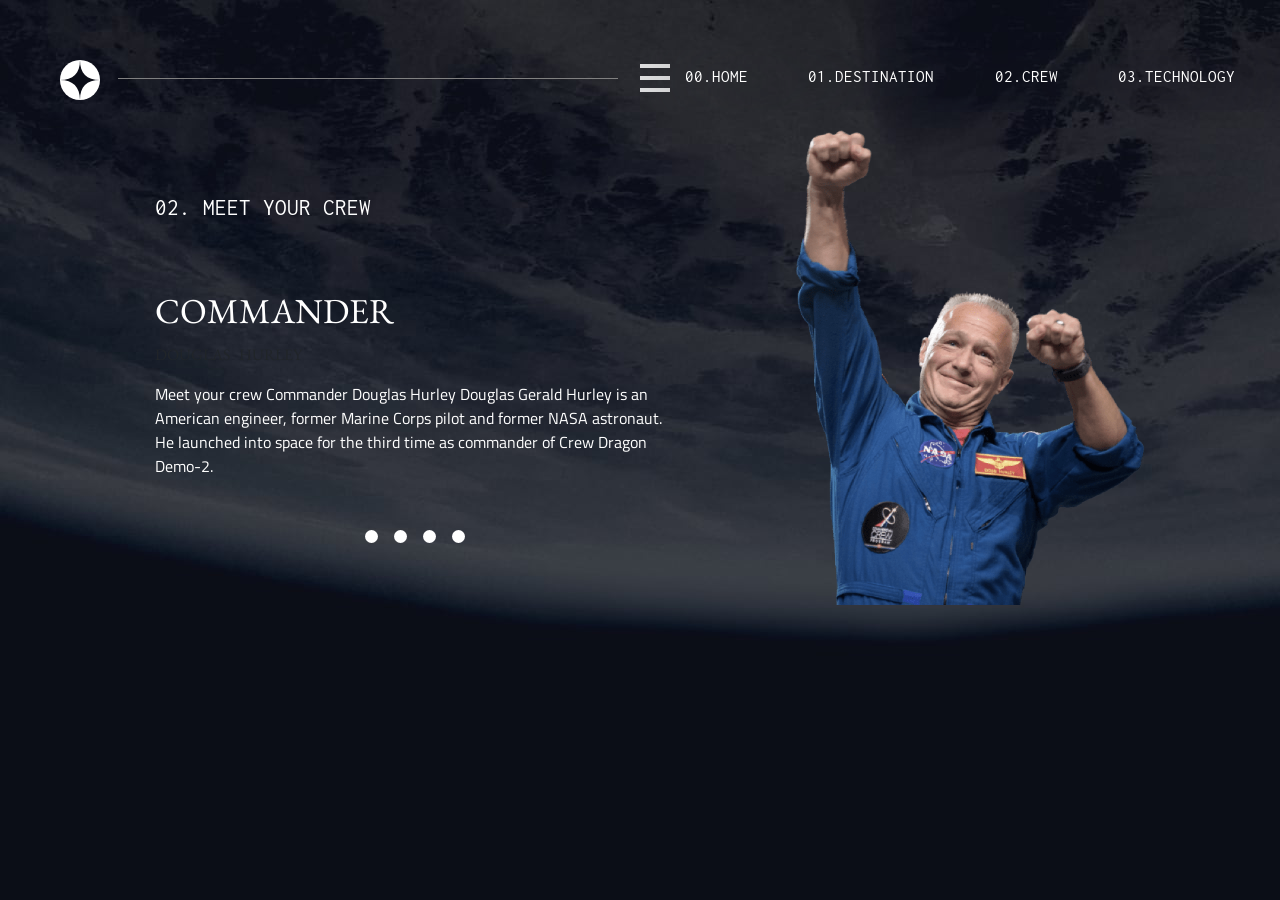
<file: crew-1.html>
<!DOCTYPE html>
<html>
<head>
	<meta charset="utf-8">
	<title>Crew-1</title>
	<link rel="stylesheet" type="text/css" href="crew-1.css">
	<link rel="icon" type="image/css" href="favicon.png">
	<link href="https://cdn.jsdelivr.net/npm/bootstrap@5.1.3/dist/css/bootstrap.min.css" rel="stylesheet" integrity="sha384-1BmE4kWBq78iYhFldvKuhfTAU6auU8tT94WrHftjDbrCEXSU1oBoqyl2QvZ6jIW3" crossorigin="anonymous">

</head>
<body>
	<div class="header d-flex flex-row">
		<div class="img-con">
			<img src="logo.svg" style="width:40px; height: 40px;" class="me-auto">
		</div>
		<div class="hori-cont">
			<div class="hori"></div>
		</div>
		<div href="" onclick="menubar()" class="menu-bar-icon">
			<div></div>
			<div></div>
			<div></div>
		</div>
	</div>
	<div class="navi-bar d-flex justify-content-evenly">
		<a href="index.html" class="navi-but mx-3 ">00.HOME</a>
		<a href="destination-1.html" class="navi-but mx-3">01.DESTINATION</a>			
		<a href="crew-1.html" class="navi-but mx-3 ">02.CREW</a>
		<a href="#" class="navi-but mx-3 ">03.TECHNOLOGY</a>
		
	</div>
	<div class="menu-bar d-flex flex-column">
		<a href="index.html" class="menu-but">00.HOME</a>
		<a href="destination-1.html" class="menu-but">01.DESTINATION</a>			
		<a href="crew-1.html" class="menu-but">02.CREW</a>
		<a href="" class="menu-but">03.TECHNOLOGY</a>
	</div>

	<div class="bod-cont d-flex">
		<div class="crew-text">
			<div class="text-1">02. MEET YOUR CREW</div>
			<div class="text-2">COMMANDER</div>
			<div class="text-3">DOUGLAS&nbsp;&nbsp; HURLEY</div>
			<div class="text-4">Meet your crew Commander Douglas Hurley Douglas Gerald Hurley is an American engineer, former Marine Corps pilot and former NASA astronaut. He launched into space for the third time as commander of Crew Dragon Demo-2.</div>
			<div class="bullets d-flex flex-row justify-content-center my-5">
				<div class="dot" onclick="change(0)"></div>
				<div class="dot" onclick="change(1)"></div>
				<div class="dot" onclick="change(2)"></div>
				<div class="dot" onclick="change(3)"></div>
			</div>
		</div>
		<div class="crew-img">
			<img src="image-crew-1.png">
		</div>
		<div class="crew-text">
			<div class="text-1">02. MEET YOUR CREW</div>
			<div class="text-2">ENGINEER</div>
			<div class="text-3">ANOUSHEH&nbsp;&nbsp; ANSARI</div>
			<div class="text-4">Flight Engineer Anousheh Ansari, Anousheh Ansari is an Iranian American engineer and co-founder of Prodea Systems. Ansari was the fourth self-funded space tourist, the first self-funded woman to fly to the ISS, and the first Iranian in space.</div>
			<div class="bullets d-flex flex-row justify-content-center my-5">
				<div class="dot" onclick="change(0)"></div>
				<div class="dot" onclick="change(1)"></div>
				<div class="dot" onclick="change(2)"></div>
				<div class="dot" onclick="change(3)"></div>
			</div>
		</div>
		<div class="crew-img">
			<img src="image-anousheh-ansari.png">
		</div>
		<div class="crew-text">
			<div class="text-1">02. MEET YOUR CREW</div>
			<div class="text-2">PILOT</div>
			<div class="text-3">VICTOR&nbsp;&nbsp; GLOVER</div>
			<div class="text-4">Pilot Victor Glover Pilot on the first operational flight of the SpaceX Crew Dragon to the International Space Station. Glover is a commander in the U.S. Navy where he pilots an F/A-18.He was a crew member of Expedition 64, and served as a station systems flight engineer.
			</div>
			<div class="bullets d-flex flex-row justify-content-center my-5">
				<div class="dot" onclick="change(0)"></div>
				<div class="dot" onclick="change(1)"></div>
				<div class="dot" onclick="change(2)"></div>
				<div class="dot" onclick="change(3)"></div>
			</div>
		</div>
		<div class="crew-img">
			<img src="image-victor-glover.png">
		</div>
		<div class="crew-text">
			<div class="text-1">02. MEET YOUR CREW</div>
			<div class="text-2">PILOT</div>
			<div class="text-3">MARK&nbsp;&nbsp; SHUTTLEWORTH</div>
			<div class="text-4">Mark Richard Shuttleworth is the founder and CEO of Canonical, the company behind the Linux-based Ubuntu operating system. Shuttleworth became the first South African to travel to space as a space tourist.
			</div>
			<div class="bullets d-flex flex-row justify-content-center my-5">
				<div class="dot" onclick="change(0)"></div>
				<div class="dot" onclick="change(1)"></div>
				<div class="dot" onclick="change(2)"></div>
				<div class="dot" onclick="change(3)"></div>
			</div>
		</div>
		<div class="crew-img">
			<img src="image-mark-shuttleworth.png">
		</div>
	</div>

<script type="text/javascript" src="crew-1.js"></script>
</body>
</html>
</file>
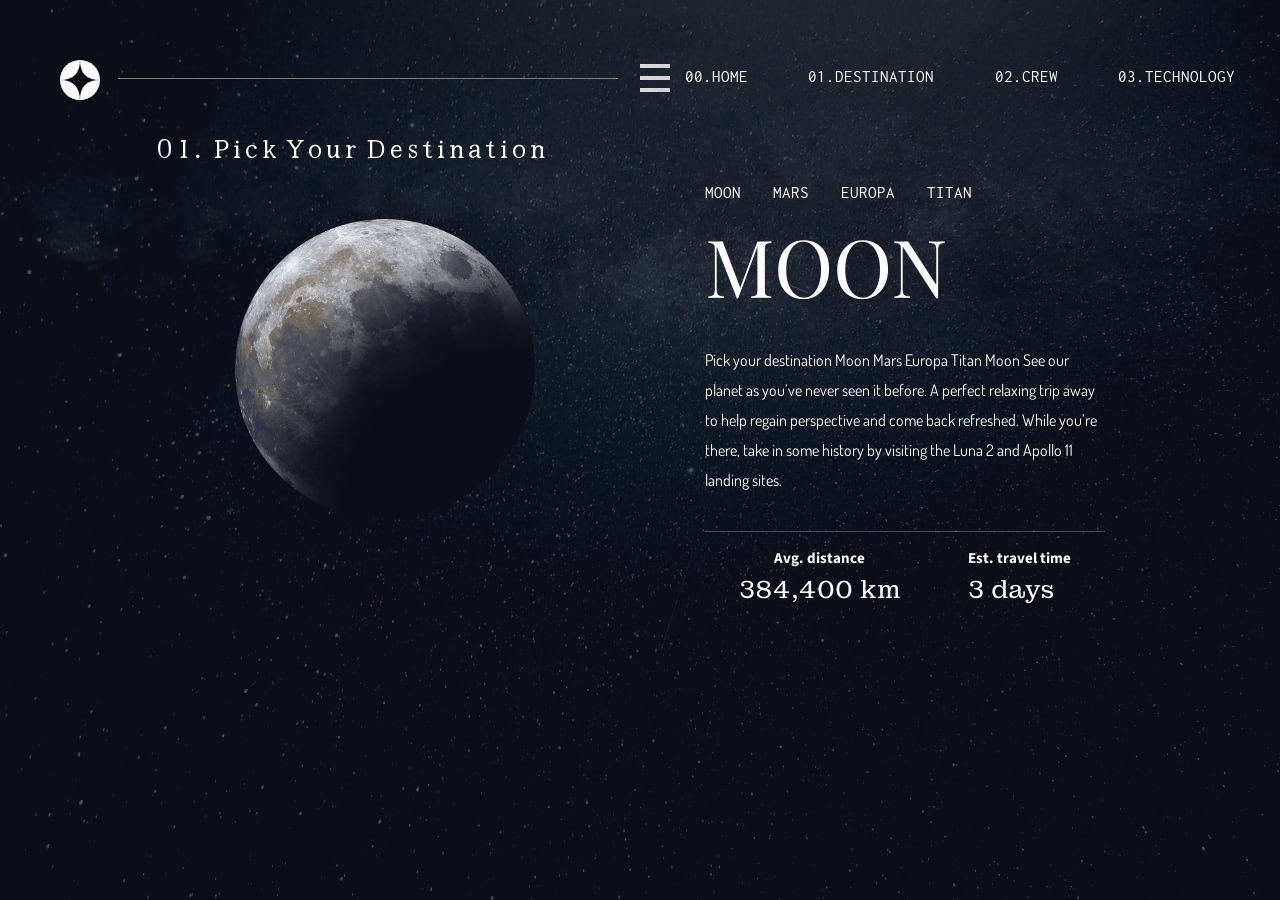
<file: destination-1.html>
<!DOCTYPE html>
<html>
<head>
	<meta charset="utf-8">
	<title>
		destination-moon
	</title>


	<link rel="icon" type="image/css" href="favicon.png">
	<link rel="stylesheet" type="text/css" href="destination-1.css">
	<link href="https://cdn.jsdelivr.net/npm/bootstrap@5.1.3/dist/css/bootstrap.min.css" rel="stylesheet" integrity="sha384-1BmE4kWBq78iYhFldvKuhfTAU6auU8tT94WrHftjDbrCEXSU1oBoqyl2QvZ6jIW3" crossorigin="anonymous">
</head>
<body>
	<div class="header d-flex flex-row">
		<div class="img-con">
			<img src="logo.svg" style="width:40px; height: 40px;" class="me-auto">
		</div>
		<div class="hori-cont">
			<div class="hori"></div>
		</div>
		<div href="" onclick="menubar()" class="menu-bar-icon">
			<div></div>
			<div></div>
			<div></div>
		</div>
	</div>
	<div class="navi-bar d-flex flex-row justify-content-evenly">
		<a href="index.html" class="navi-but mx-3 ">00.HOME</a>
		<a href="destination-1.html"class="navi-but mx-3">01.DESTINATION</a>			
		<a href="crew-1.html" class="navi-but mx-3 ">02.CREW</a>
		<a href="#" class="navi-but mx-3 ">03.TECHNOLOGY</a>
	</div>
	<div class="menu-bar d-flex flex-column">
		<a href="index.html" class="menu-but">00.HOME</a>
		<a href="destination-1.html" class="menu-but">01.DESTINATION</a>			
		<a href="crew-1.html" class="menu-but">02.CREW</a>
		<a href="" class="menu-but">03.TECHNOLOGY</a>
	</div>


	<div class="bod-container d-flex justify-content-center">
		<div class="plan-body d-flex flex-column">
			<h3 class="text-1">01. Pick Your Destination</h3>
			<div class="img-bod">
				<img src="image-moon.png" style="width:300px; height: 300px;">
			</div>
		</div>
		<div class="text-body d-flex flex-column ">
			<div class="navi-bar-plan d-flex flex-row justify-content-between">
				<a href="destination-1.html" class="navi-but-plan me-3">MOON</a>
				<a href="destination-2.html" class="navi-but-plan mx-3">MARS</a>
				<a href="destination-3.html" class="navi-but-plan mx-3">EUROPA</a>
				<a href="destination-4.html" class="navi-but-plan mx-3">TITAN</a>
			</div>
			<div class="plan-name ">MOON</div>
			<div class="plan-text">Pick your destination Moon Mars Europa Titan Moon See our planet as you’ve never seen it before. A perfect relaxing trip away to help regain perspective and come back refreshed. While you’re there, take in some history by visiting the Luna 2 and Apollo 11 landing sites.</div>
			<hr style="color:white;">
			<div class="distance d-flex flex-row">
				<div class="distance-cont">
					<div class="bot-text-1">Avg. distance</div><div class="bot-text-2">384,400 km</div>
				</div>
				<div class="distance-cont">
					<div class="bot-text-1">Est. travel time</div> <div class="bot-text-2">3 days</div>
				</div>
			</div>
		</div>
	</div>

<script type="text/javascript" src="destination-1.js"></script>
</body>
</html>
</file>
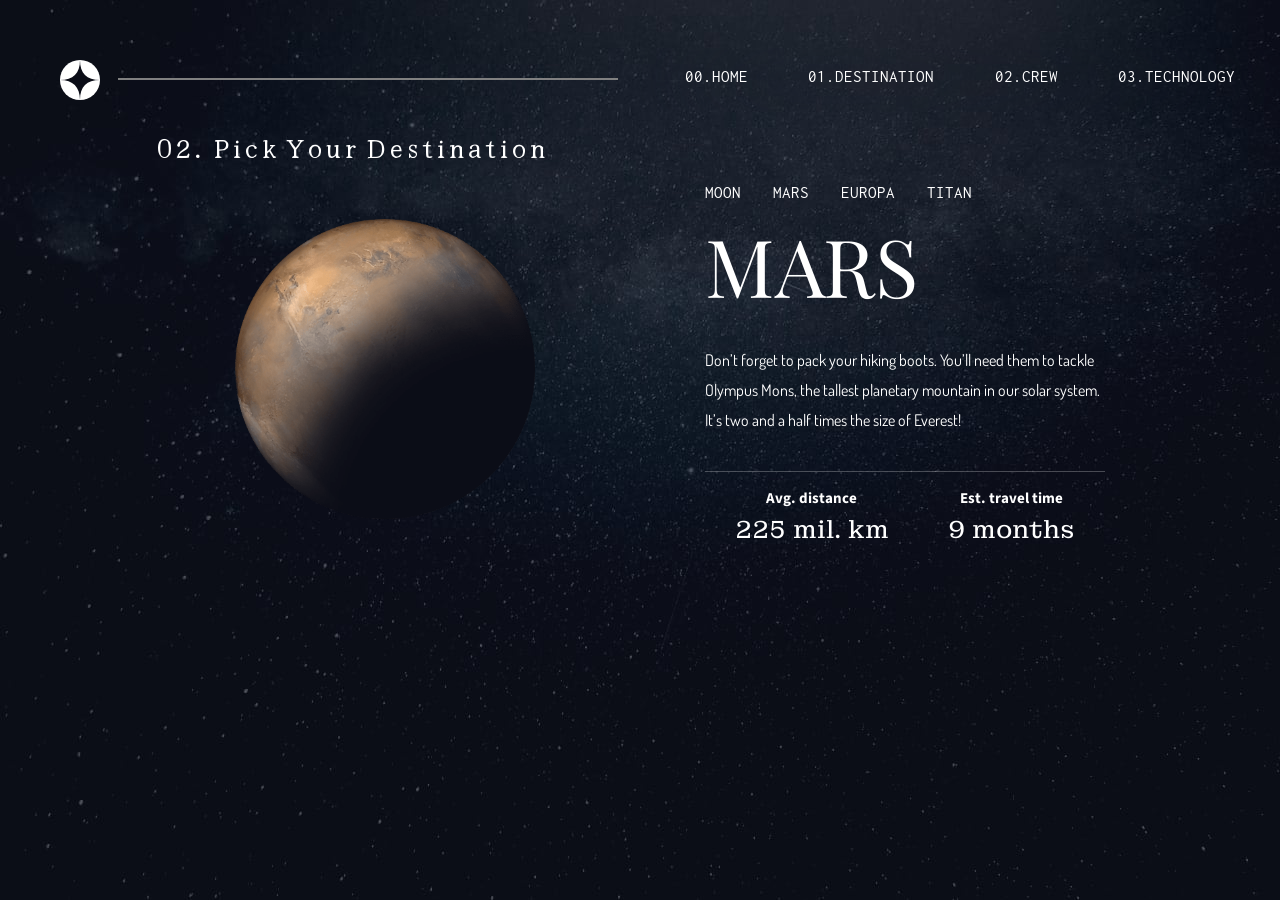
<file: destination-2.html>
<!DOCTYPE html>
<html>
<head>
	<meta charset="utf-8">
	<title>
		destination-mars
	</title>


	<link rel="icon" type="image/css" href="favicon.png">
	<link rel="stylesheet" type="text/css" href="destination-2.css">
	<link href="https://cdn.jsdelivr.net/npm/bootstrap@5.1.3/dist/css/bootstrap.min.css" rel="stylesheet" integrity="sha384-1BmE4kWBq78iYhFldvKuhfTAU6auU8tT94WrHftjDbrCEXSU1oBoqyl2QvZ6jIW3" crossorigin="anonymous">
</head>
<body>
	<div class="header d-flex flex-row justify-content-start">
		<div class="img-con">
			<img src="logo.svg" style="width:40px; height: 40px;" class="me-auto">
		</div>
		<div class="hori-cont">
			<div class="hori"></div>
		</div>
	</div>
	<div class="navi-bar d-flex flex-row justify-content-evenly">
		<a href="index.html" class="navi-but mx-3 ">00.HOME</a>
		<a href="destination-1.html"class="navi-but mx-3">01.DESTINATION</a>			
		<a href="crew-1.html" class="navi-but mx-3 ">02.CREW</a>
		<a href="#" class="navi-but mx-3 ">03.TECHNOLOGY</a>
	</div>


	<div class="bod-container d-flex justify-content-center">
		<div class="plan-body d-flex flex-column">
			<h3 class="text-1">02. Pick Your Destination</h3>
			<div class="img-bod">
				<img src="image-mars.png" style="width:300px; height: 300px;">
			</div>
		</div>
		<div class="text-body d-flex flex-column ">
			<div class="navi-bar-plan d-flex flex-row justify-content-between">
				<a href="destination-1.html" class="navi-but-plan me-3">MOON</a>
				<a href="destination-2.html" class="navi-but-plan mx-3">MARS</a>
				<a href="destination-3.html" class="navi-but-plan mx-3">EUROPA</a>
				<a href="destination-4.html" class="navi-but-plan mx-3">TITAN</a>
			</div>
			<div class="plan-name ">MARS</div>
			<div class="plan-text">Don’t forget to pack your hiking boots. You’ll need them to tackle Olympus Mons, the tallest planetary mountain in our solar system. It’s two and a half times the size of Everest!
			</div>
			<hr style="color:white;">
			<div class="distance d-flex flex-row">
				<div class="distance-cont">
					<div class="bot-text-1">Avg. distance</div><div class="bot-text-2">225 mil. km</div>
				</div>
				<div class="distance-cont">
					<div class="bot-text-1">Est. travel time</div> <div class="bot-text-2">9 months</div>
				</div>
			</div>
		</div>
	</div>


</body>
</html>
</file>
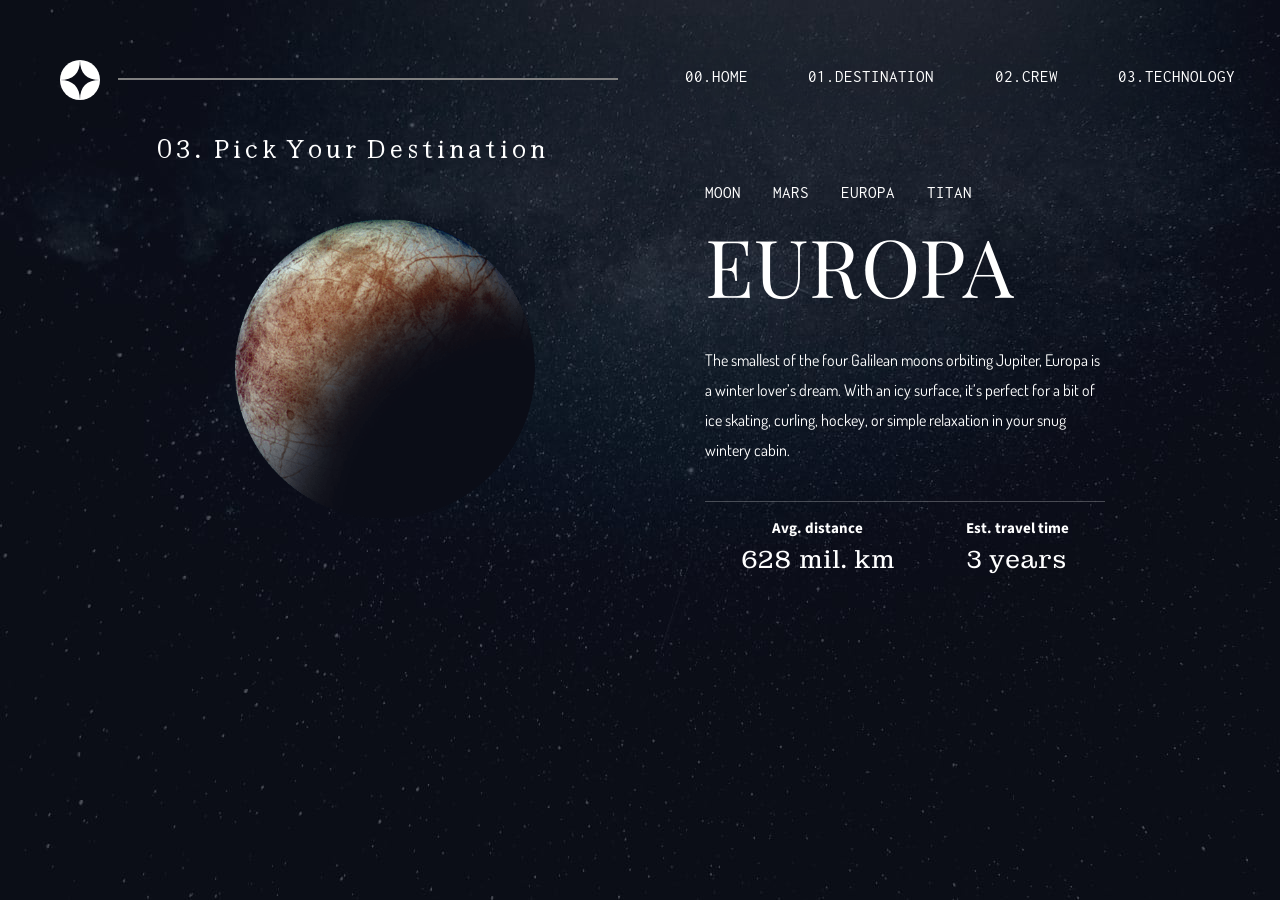
<file: destination-3.html>
<!DOCTYPE html>
<html>
<head>
	<meta charset="utf-8">
	<title>
		destination-europa
	</title>


	<link rel="icon" type="image/css" href="favicon.png">
	<link rel="stylesheet" type="text/css" href="destination-2.css">
	<link href="https://cdn.jsdelivr.net/npm/bootstrap@5.1.3/dist/css/bootstrap.min.css" rel="stylesheet" integrity="sha384-1BmE4kWBq78iYhFldvKuhfTAU6auU8tT94WrHftjDbrCEXSU1oBoqyl2QvZ6jIW3" crossorigin="anonymous">
</head>
<body>
	<div class="header d-flex flex-row justify-content-start">
		<div class="img-con">
			<img src="logo.svg" style="width:40px; height: 40px;" class="me-auto">
		</div>
		<div class="hori-cont">
			<div class="hori"></div>
		</div>
	</div>
	<div class="navi-bar d-flex flex-row justify-content-evenly">
		<a href="index.html" class="navi-but mx-3 ">00.HOME</a>
		<a href="destination-1.html"class="navi-but mx-3">01.DESTINATION</a>			
		<a href="crew-1.html" class="navi-but mx-3 ">02.CREW</a>
		<a href="#" class="navi-but mx-3 ">03.TECHNOLOGY</a>
	</div>


	<div class="bod-container d-flex justify-content-center">
		<div class="plan-body d-flex flex-column">
			<h3 class="text-1">03. Pick Your Destination</h3>
			<div class="img-bod">
				<img src="image-europa.png" style="width:300px; height: 300px;">
			</div>
		</div>
		<div class="text-body d-flex flex-column ">
			<div class="navi-bar-plan d-flex flex-row justify-content-between">
				<a href="destination-1.html" class="navi-but-plan me-3">MOON</a>
				<a href="destination-2.html" class="navi-but-plan mx-3">MARS</a>
				<a href="destination-3.html" class="navi-but-plan mx-3">EUROPA</a>
				<a href="destination-4.html" class="navi-but-plan mx-3">TITAN</a>
			</div>
			<div class="plan-name ">EUROPA</div>
			<div class="plan-text">The smallest of the four Galilean moons orbiting Jupiter, Europa is a winter lover’s dream. With an icy surface, it’s perfect for a bit of ice skating, curling, hockey, or simple relaxation in your snug wintery cabin.
			</div>
			<hr style="color:white;">
			<div class="distance d-flex flex-row">
				<div class="distance-cont">
					<div class="bot-text-1">Avg. distance</div><div class="bot-text-2"> 628 mil. km </div>
				</div>
				<div class="distance-cont">
					<div class="bot-text-1">Est. travel time</div> <div class="bot-text-2">3 years</div>
				</div>
			</div>
		</div>
	</div>


</body>
</html>
</file>
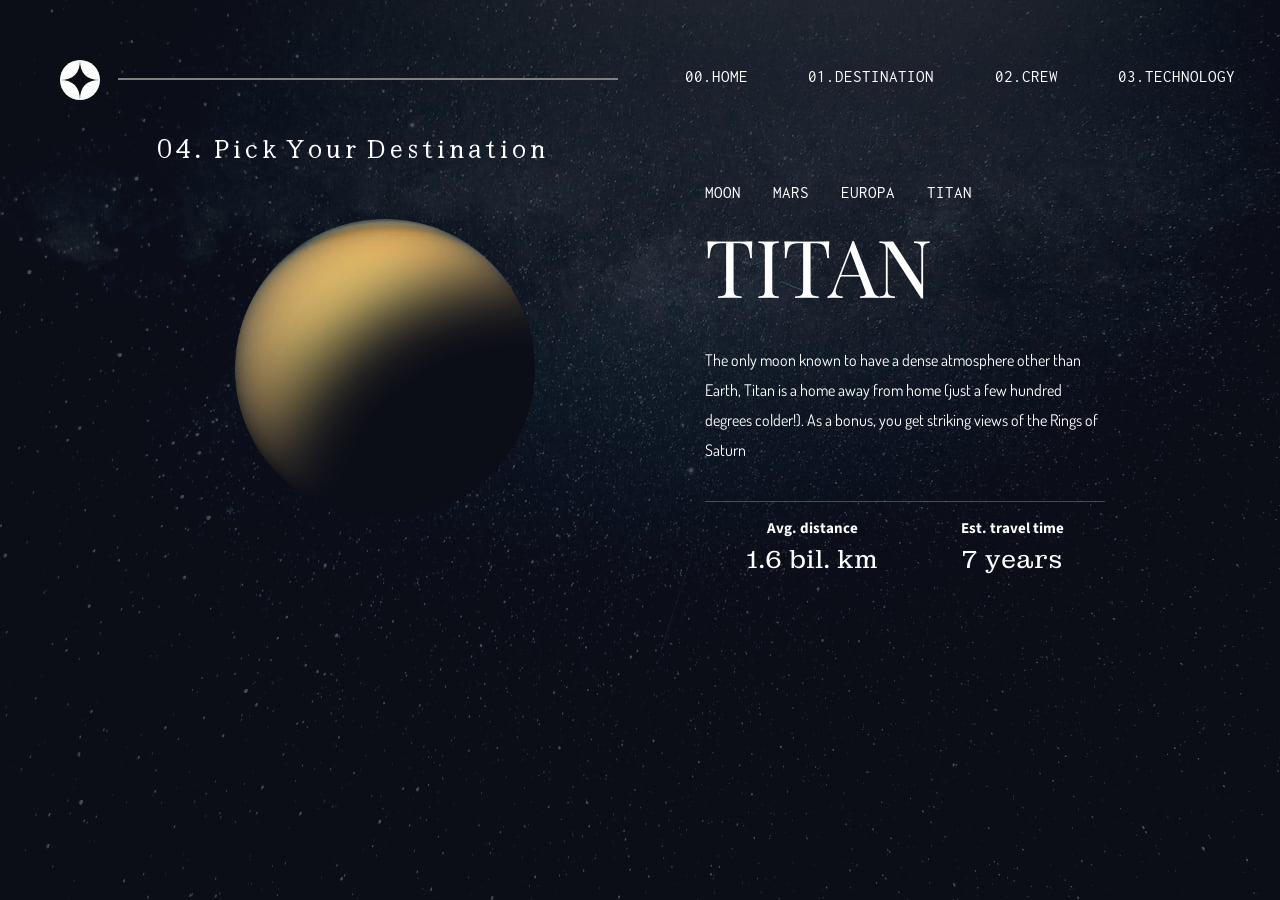
<file: destination-4.html>
<!DOCTYPE html>
<html>
<head>
	<meta charset="utf-8">
	<title>
		destination-europa
	</title>


	<link rel="icon" type="image/css" href="favicon.png">
	<link rel="stylesheet" type="text/css" href="destination-2.css">
	<link href="https://cdn.jsdelivr.net/npm/bootstrap@5.1.3/dist/css/bootstrap.min.css" rel="stylesheet" integrity="sha384-1BmE4kWBq78iYhFldvKuhfTAU6auU8tT94WrHftjDbrCEXSU1oBoqyl2QvZ6jIW3" crossorigin="anonymous">
</head>
<body>
	<div class="header d-flex flex-row justify-content-start">
		<div class="img-con">
			<img src="logo.svg" style="width:40px; height: 40px;" class="me-auto">
		</div>
		<div class="hori-cont">
			<div class="hori"></div>
		</div>
	</div>
	<div class="navi-bar d-flex flex-row justify-content-evenly">
		<a href="index.html" class="navi-but mx-3 ">00.HOME</a>
		<a href="destination-1.html"class="navi-but mx-3">01.DESTINATION</a>			
		<a href="crew-1.html" class="navi-but mx-3 ">02.CREW</a>
		<a href="#" class="navi-but mx-3 ">03.TECHNOLOGY</a>
	</div>


	<div class="bod-container d-flex justify-content-center">
		<div class="plan-body d-flex flex-column">
			<h3 class="text-1">04. Pick Your Destination</h3>
			<div class="img-bod">
				<img src="image-titan.png" style="width:300px; height: 300px;">
			</div>
		</div>
		<div class="text-body d-flex flex-column ">
			<div class="navi-bar-plan d-flex flex-row justify-content-between">
				<a href="destination-1.html" class="navi-but-plan me-3">MOON</a>
				<a href="destination-2.html" class="navi-but-plan mx-3">MARS</a>
				<a href="destination-3.html" class="navi-but-plan mx-3">EUROPA</a>
				<a href="destination-4.html" class="navi-but-plan mx-3">TITAN</a>
			</div>
			<div class="plan-name ">TITAN</div>
			<div class="plan-text"> The only moon known to have a dense atmosphere other than Earth, Titan is a home away from home (just a few hundred degrees colder!). As a bonus, you get striking views of the Rings of Saturn
			</div>
			<hr style="color:white;">
			<div class="distance d-flex flex-row">
				<div class="distance-cont">
					<div class="bot-text-1">Avg. distance</div><div class="bot-text-2">1.6 bil. km </div>
				</div>
				<div class="distance-cont">
					<div class="bot-text-1">Est. travel time</div> <div class="bot-text-2">7 years</div>
				</div>
			</div>
		</div>
	</div>


</body>
</html>
</file>
<file: crew-1.css>
@import url('https://fonts.googleapis.com/css2?family=Playfair+Display&display=swap');
@import url('https://fonts.googleapis.com/css2?family=Inconsolata:wght@200&family=Space+Mono&display=swap');
@import url('https://fonts.googleapis.com/css2?family=Roboto+Slab:wght@100&display=swap');
@import url('https://fonts.googleapis.com/css2?family=EB+Garamond&family=Yuji+Boku&display=swap');
@import url('https://fonts.googleapis.com/css2?family=Open+Sans:wght@300&display=swap');
@import url('https://fonts.googleapis.com/css2?family=Titillium+Web:wght@200&display=swap');


.navi-bar{
	flex-direction: row;
	position: absolute;
	right:0px;
	top:50px;
	height: 60px;
	width: 50%;
	backdrop-filter: blur(70px);
	color: white;
	font-family: 'Inconsolata', monospace;
	font-size: 17px; 
}
.navi-bar a{
	color:inherit;
	text-decoration: none;
}

.navi-bar a:hover{
	color:inherit;
	text-decoration: none;
	border-bottom: white 1px solid;
	
}
.navi-but{
	margin-top:14px;
}
.menu-bar-icon{
	cursor: pointer;
	display: flex;
	flex-direction: column;
}
.menu-bar-icon div{
	border: 2px solid white;
	height:3px;
	width:30px;
	color:white;
	margin:4px;

}
.menu-bar{
	text-align: center;
	backdrop-filter:blur(70px);
	display: none;
	animation-duration:2s; 
	
}
.menu-bar a{
	text-decoration: none;
	color: white;
	margin:10px;
	padding:10px;
	height: 50px;
	display:none;
	animation-duration: 3s;
	animation-fill-mode: forwards;
	opacity:0;

	font-size: 15px;
	color: white;
}
.menu-bar a:hover{
	color: white;
	border: 1px white solid;
} 


.header{
	padding:60px;
	padding-bottom: 30px;
	justify-content: flex-start;

}
.bod-cont{
	flex-direction: row;
}
.header img{
	height: 50px;
}
.hori-cont{
	padding:18px;
}
.hori{
	height: 0px;
	color: grey;
	width:500px;
	border-top:1px grey solid;
}
.crew-text{
	width:600px;
	padding:0px 40px;
	
	display: flex;
	flex-direction: column;
}
.crew-img{
	width: 450px;
	padding: 0px 80px;
	display: none;
}
.crew-img img{
	height:475px;
	width:350px;
}
.text-1{
	font-family: 'Inconsolata', monospace;
	color:white;
	font-size: 23px;
	margin: 60px 0px;
	display: none;
}
.text-2{
	font-family: 'EB Garamond', serif;
	font-size: 35px;
	color: white;
	margin-bottom: 6px;
	font-weight: 100;
	display: none;
}
.text-3{
	font-family: 'EB Garamond', serif;
	margin-bottom: 15px;
	display: none;
}
.text-4{
	color:white;
	font-size: 16px;
	font-family: 'Titillium Web', sans-serif;
	display: none;
}
.dot{
	background-color: white;
	height: 13px;
	width: 13px;
	border-radius: 100%;
	margin:4px 8px;
	cursor: pointer;	
	border:black 3px;
	display: none;
	border-style: none;
}

@keyframes menucont{
	from {height:0px;}
	to {height: 300px;}
}
@keyframes menutab{
	form {opacity:0;}
	to {opacity:1;}
}


@media only screen and (min-width: 786px){
	body{
		background-image: url("comp-crew.jpg")
	}
	.bod-cont{
		justify-content: center;
	}
	.menu-bar{
		display: none;
	}
	.menu-bar a{
		display: none;
	}
}

@media only screen and (min-width: 786px) and (max-width:900px){
	.crew-img img{
		height:475px;
		width:320;
		margin-top: 60px;
		padding:0px;

	}
	.bod-cont{
		justify-content: space-evenly;
	}
	.navi-bar{
		font-size: 17px;
		width: 60%;
	}
	.menu-bar{
		display: none;
	}
	.menu-bar a{
		display: none;
	}

}

@media only screen and (min-width:425px) and (max-width: 786px){
	.bod-cont{
		flex-direction: column;
		align-items: center;
	}
	.crew-text{
		width: 100%;
		
	}
	body{
		background-image: url("background-crew-tablet.jpg")
	}
	.crew-img{
		width: 100%;
		text-align: center;
	}
	.crew-img img{
		height: 400px;

	}
	.navi-bar{
		font-size: 15px;
		display: none;
		backdrop-filter: blur(0px);
		width:0px;
	}
	.navi-but{
		display: none;
	}
	
	.hori{
		display: none;
	}
	.header{
		justify-content: space-between;
	}
	.text-1{
		text-align: center;
		margin-bottom: 40px;
		margin-top: 30px;
	}
	.text-2{
		text-align: center;
	}
	.text-3{
		text-align: center;
		margin-bottom: 10px;
	}
	

}
</file>
<file: destination-1.css>
@import url('https://fonts.googleapis.com/css2?family=Playfair+Display&display=swap');
@import url('https://fonts.googleapis.com/css2?family=Inconsolata:wght@200&family=Space+Mono&display=swap');
@import url('https://fonts.googleapis.com/css2?family=Roboto+Slab:wght@100&display=swap');
@import url('https://fonts.googleapis.com/css2?family=Yuji+Syuku&display=swap');
@import url('https://fonts.googleapis.com/css2?family=Playfair+Display&display=swap');
@import url('https://fonts.googleapis.com/css2?family=Dosis:wght@200&display=swap');
@import url('https://fonts.googleapis.com/css2?family=Source+Sans+Pro:wght@200&display=swap');
@import url('https://fonts.googleapis.com/css2?family=Montagu+Slab:wght@100&display=swap');



.navi-bar a{
	color:inherit;
	text-decoration: none;
}

.navi-bar a:hover{
	color:inherit;
	text-decoration: none;
	border-bottom: white 1px solid;
}
.
.sample-color{
	background-color: red;
}
.navi-bar{
	position: absolute;
	right:0px;
	top:50px;
	height: 60px;
	backdrop-filter: blur(70px);
	color: white;
	font-family: 'Inconsolata', monospace;
	font-size: 17px;
	width: 50%;
}
.navi-bar-plan{
	height:25px;
	width:50%;
	color: white;
	font-family: 'Inconsolata', monospace;
	font-size:17px;
}
.navi-bar-plan a{
	color:inherit;
	text-decoration: none;
}

.navi-bar-plan a:hover{
	color:inherit;
	text-decoration: none;
	border-bottom: white 1px solid;
}

.navi-but{
	margin-top:14px;
}
.menu-bar-icon{
	cursor: pointer;
	display: flex;
	flex-direction: column;
}
.menu-bar-icon div{
	border: 2px solid white;
	height:3px;
	width:30px;
	color:white;
	margin:4px;

}
.menu-bar{
	text-align: center;
	backdrop-filter:blur(70px);
	display: none;
	animation-duration:2s; 
	
}
.menu-bar a{
	text-decoration: none;
	color: white;
	margin:10px;
	padding:10px;
	height: 50px;
	display:none;
	animation-duration: 3s;
	animation-fill-mode: forwards;
	opacity:0;

}
.menu-bar a:hover{
	color: white;
	border: 1px white solid;
} 
.header img{
	height: 50px;
}
.hori-cont{
	padding:18px;
}
.header{
	padding:60px;
	padding-bottom:30px;
	justify-content: flex-start;

}
.hori{
	height: 0px;
	color: grey;
	width:500px;
	border-top:0.1px grey solid;
}

.bod-container{
	flex-direction: row;
}
.plan-body{
	width:500px;
	margin-left: 30px;

}
.img-bod{
	padding-left:80px;
	padding-top: 40px;
}

.text-body{
	width:500px;
	padding:50px;
}
.text-1{
	color:white;
	font-family: 'Yuji Syuku', serif;
	margin-bottom:15px;
}
.plan-name{
	color:white;
	font-family: 'Playfair Display', serif;
	font-size:80px;
	
}
.plan-text{
	color:white;
	font-family: 'Dosis', sans-serif;
	line-height: 30px;
	margin: 20px 0px;
}
.distance{
	justify-content: space-around;
}
.bot-text-1{

	text-align: center;
	font-size: 15px;
	color:white;
	font-weight: bold;
	font-family: 'Source Sans Pro', sans-serif;
}
.bot-text-2{
	color:white;
	font-size: 25px;
	font-family: 'Montagu Slab', serif;
}


@keyframes menucont{
	from {height:0px;}
	to {height: 300px;}
}
@keyframes menutab{
	form {opacity:0;}
	to {opacity:1;}
}
@keyframes movetextdown{
	from {top:130px;}
	to {top:430px;}
}
@keyframes movetextup{
	from {top:430px;}
	to {top:130px;}
}



























@media (min-width: 786px){
	body{
		background-image: url("background-destination-comp.jpg")
	}
}

@media (min-width:786px) and (max-width: 950px){
	
	.navi-bar{
	padding-top: 5px;
	height: 60px;
	width: 60%;
	backdrop-filter: blur(70px);
	color: white;
	font-family: 'Inconsolata', monospace;
	font-size: 17px;
}

}
@media only screen and (min-width:425px) and (max-width:786px){
	.navi-bar{
		font-size: 15px;
		display: none;
		backdrop-filter: blur(0px);
		width:0px;
	}
	.navi-but{
		display: none;
	}
	.header{
		justify-content: space-between;
	}


	.navi-bar-plan{
		margin:20px auto 0px auto;
	}
	.hori-cont{
		display: none;
	}
	body{
		background-image: url("background-destination-tablet.jpg")
	}
	.bod-container{
		flex-direction: column;
		align-items: center;
		margin-top: 30px;
	}
	.text-body{
		padding: 20px;
		
		
	}
	.text-1{
		position: absolute;
		top:130px;
		left:30px;
		
		animation-duration: 2s;
		animation-fill-mode: forwards;

	}
	.plan-name{
		text-align:center;
	}

}
</file>
<file: destination-2.css>
@import url('https://fonts.googleapis.com/css2?family=Playfair+Display&display=swap');
@import url('https://fonts.googleapis.com/css2?family=Inconsolata:wght@200&family=Space+Mono&display=swap');
@import url('https://fonts.googleapis.com/css2?family=Roboto+Slab:wght@100&display=swap');
@import url('https://fonts.googleapis.com/css2?family=Yuji+Syuku&display=swap');
@import url('https://fonts.googleapis.com/css2?family=Playfair+Display&display=swap');
@import url('https://fonts.googleapis.com/css2?family=Dosis:wght@200&display=swap');
@import url('https://fonts.googleapis.com/css2?family=Source+Sans+Pro:wght@200&display=swap');
@import url('https://fonts.googleapis.com/css2?family=Montagu+Slab:wght@100&display=swap');



.navi-bar a{
	color:inherit;
	text-decoration: none;
}

.navi-bar a:hover{
	color:inherit;
	text-decoration: none;
	border-bottom: white 1px solid;
}
.
.sample-color{
	background-color: red;
}
.navi-bar{
	position: absolute;
	right:0px;
	top:50px;
	height: 60px;
	backdrop-filter: blur(70px);
	color: white;
	font-family: 'Inconsolata', monospace;
	font-size: 17px;
	width: 50%;
}
.navi-bar-plan{
	height:25px;
	width:50%;
	color: white;
	font-family: 'Inconsolata', monospace;
	font-size:17px;
}
.navi-bar-plan a{
	color:inherit;
	text-decoration: none;
}

.navi-bar-plan a:hover{
	color:inherit;
	text-decoration: none;
	border-bottom: white 1px solid;
}

.navi-but{
	margin-top:14px;
}
.header img{
	height: 50px;
}
.hori-cont{
	padding:18px;
}
.header{
	padding:60px;
	padding-bottom:30px;

}
.hori{
	height: 0px;
	color: grey;
	width:500px;
	border:0.1px grey solid;
}

.bod-container{
	flex-direction: row;
}
.plan-body{
	width:500px;
	margin-left: 30px;

}
.img-bod{
	padding-left:80px;
	padding-top: 40px;
}

.text-body{
	width:500px;
	padding:50px;
}
.text-1{
	color:white;
	font-family: 'Yuji Syuku', serif;
	margin-bottom:15px;
}
.plan-name{
	color:white;
	font-family: 'Playfair Display', serif;
	font-size:80px;
	
}
.plan-text{
	color:white;
	font-family: 'Dosis', sans-serif;
	line-height: 30px;
	margin: 20px 0px;
}
.distance{
	justify-content: space-around;
}
.bot-text-1{

	text-align: center;
	font-size: 15px;
	color:white;
	font-weight: bold;
	font-family: 'Source Sans Pro', sans-serif;
}
.bot-text-2{
	color:white;
	font-size: 25px;
	font-family: 'Montagu Slab', serif;
}



























@media (min-width: 786px){
	body{
		background-image: url("background-destination-comp.jpg")
	}
}

@media (min-width:786px) and (max-width: 950px){
	
	.navi-bar{
	padding-top: 5px;
	height: 60px;
	width: 60%;
	backdrop-filter: blur(70px);
	color: white;
	font-family: 'Inconsolata', monospace;
	font-size: 17px;
}

}
@media (max-width:786px){
	.navi-bar{
		padding-top: 5px;
		height: 60px;
		width: 70%;
		backdrop-filter: blur(70px);
		color: white;
		font-family: 'Inconsolata', monospace;
		font-size: 15px;
	}
	.navi-bar-plan{
		margin:20px auto 0px auto;
	}
	.hori-cont{
		display: none;
	}
	body{
		background-image: url("background-destination-tablet.jpg")
	}
	.bod-container{
		flex-direction: column;
		align-items: center;
		margin-top: 30px;
	}
	.text-body{
		padding: 20px;
		
		
	}
	.text-1{
		position: absolute;
		top:130px;
		left:30px;

	}
	.plan-name{
		text-align:center;
	}

}
</file>
